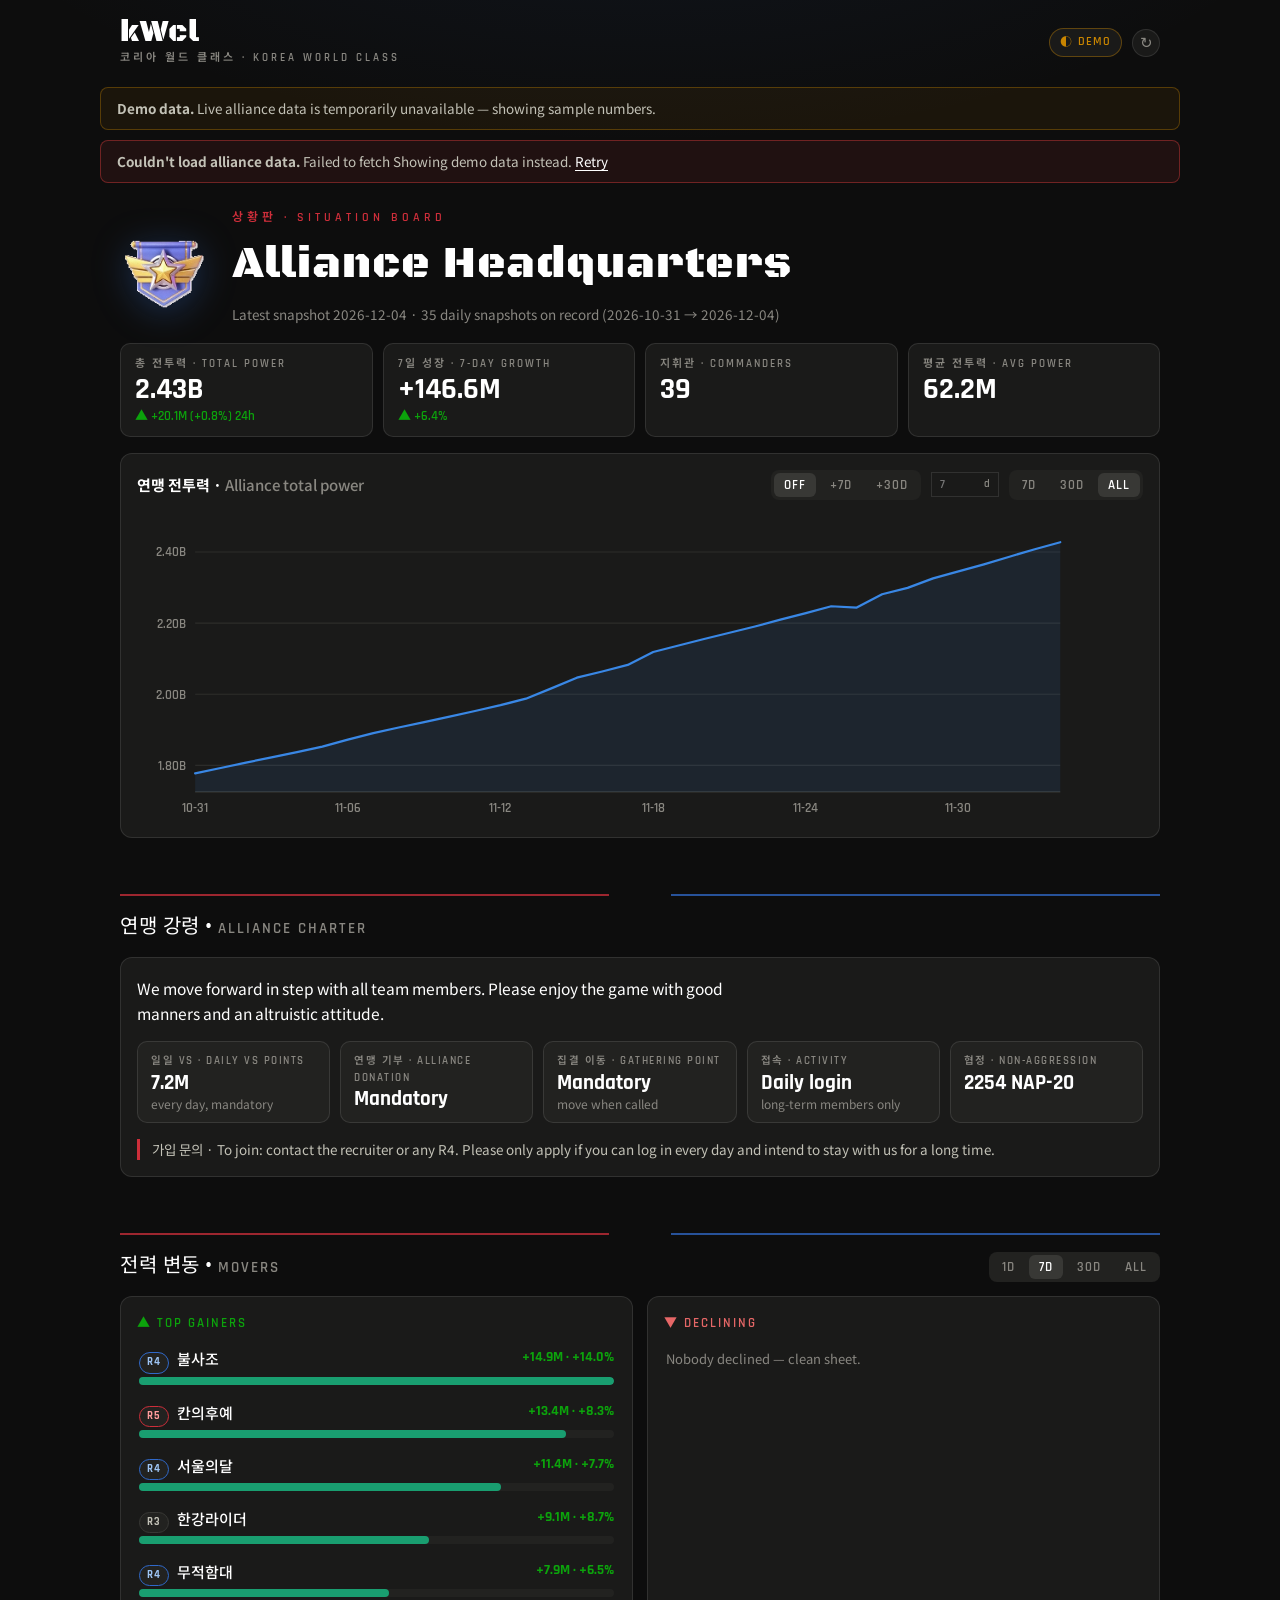
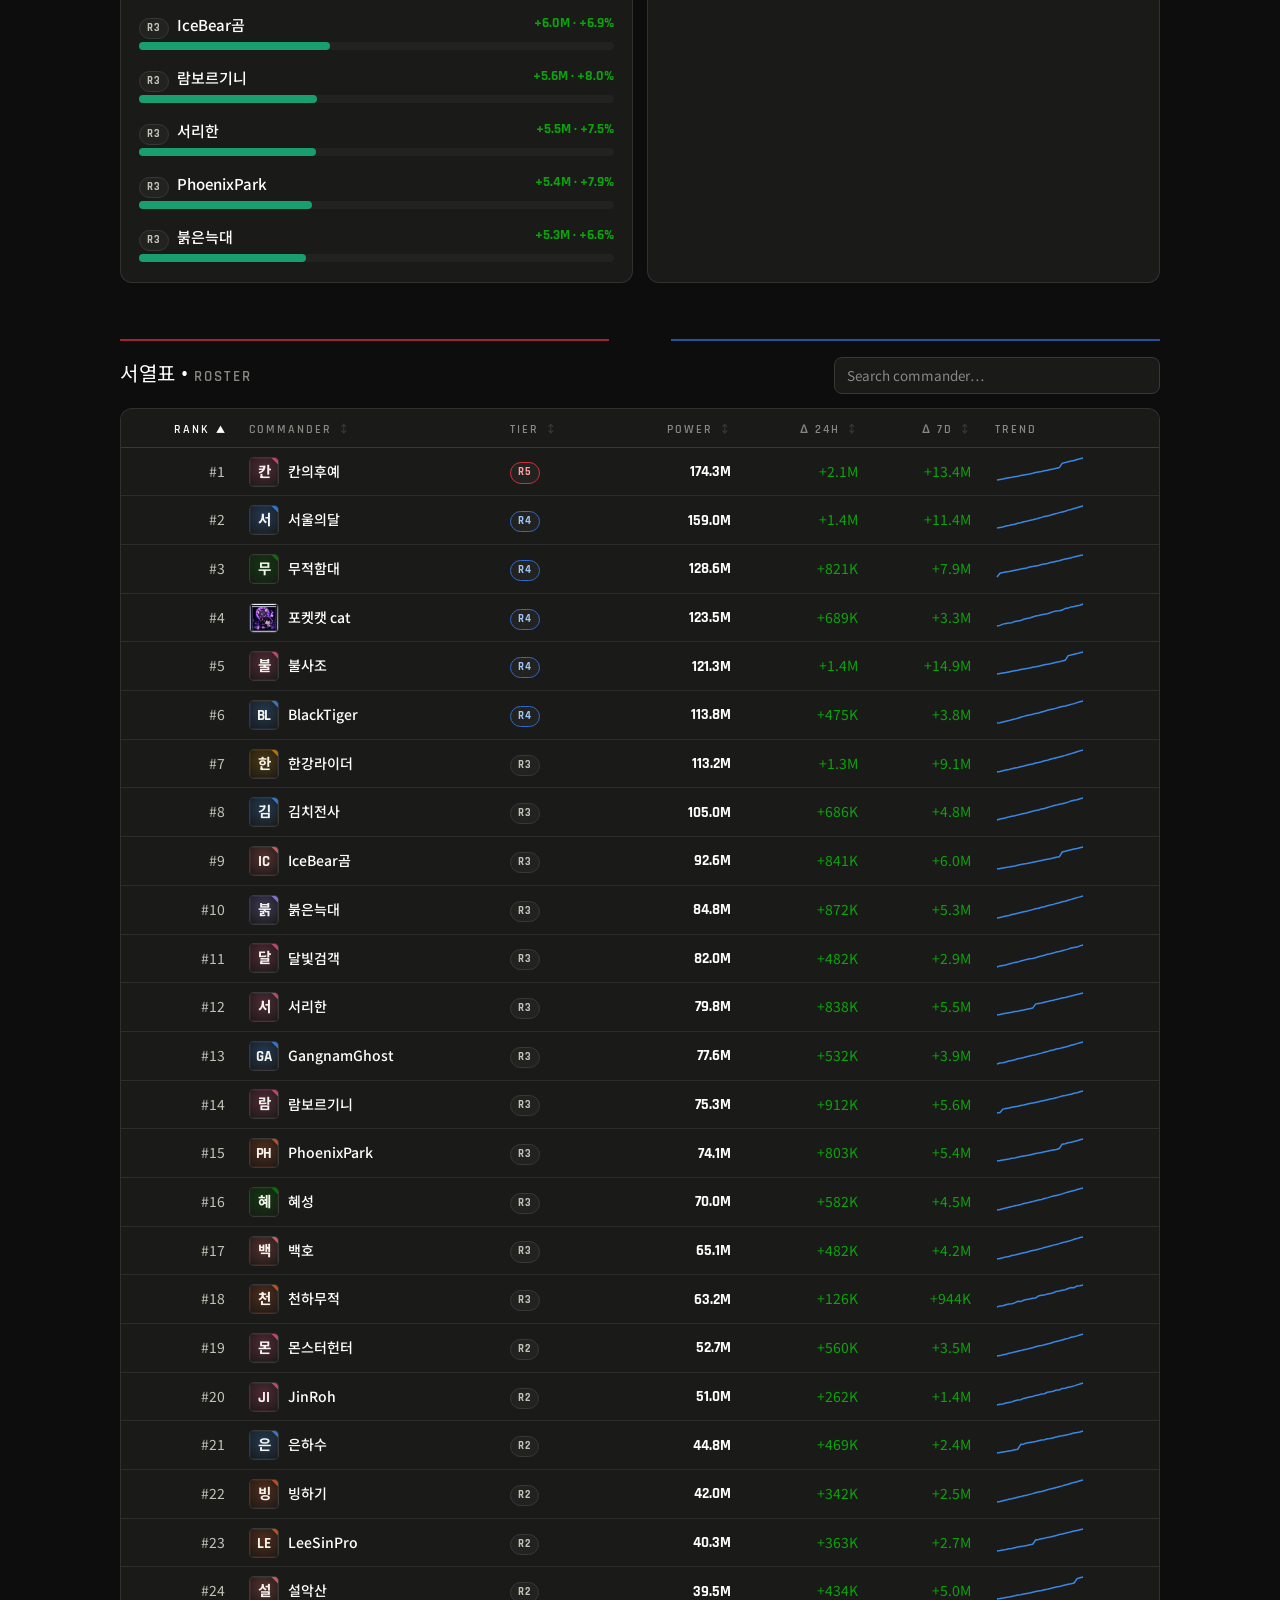
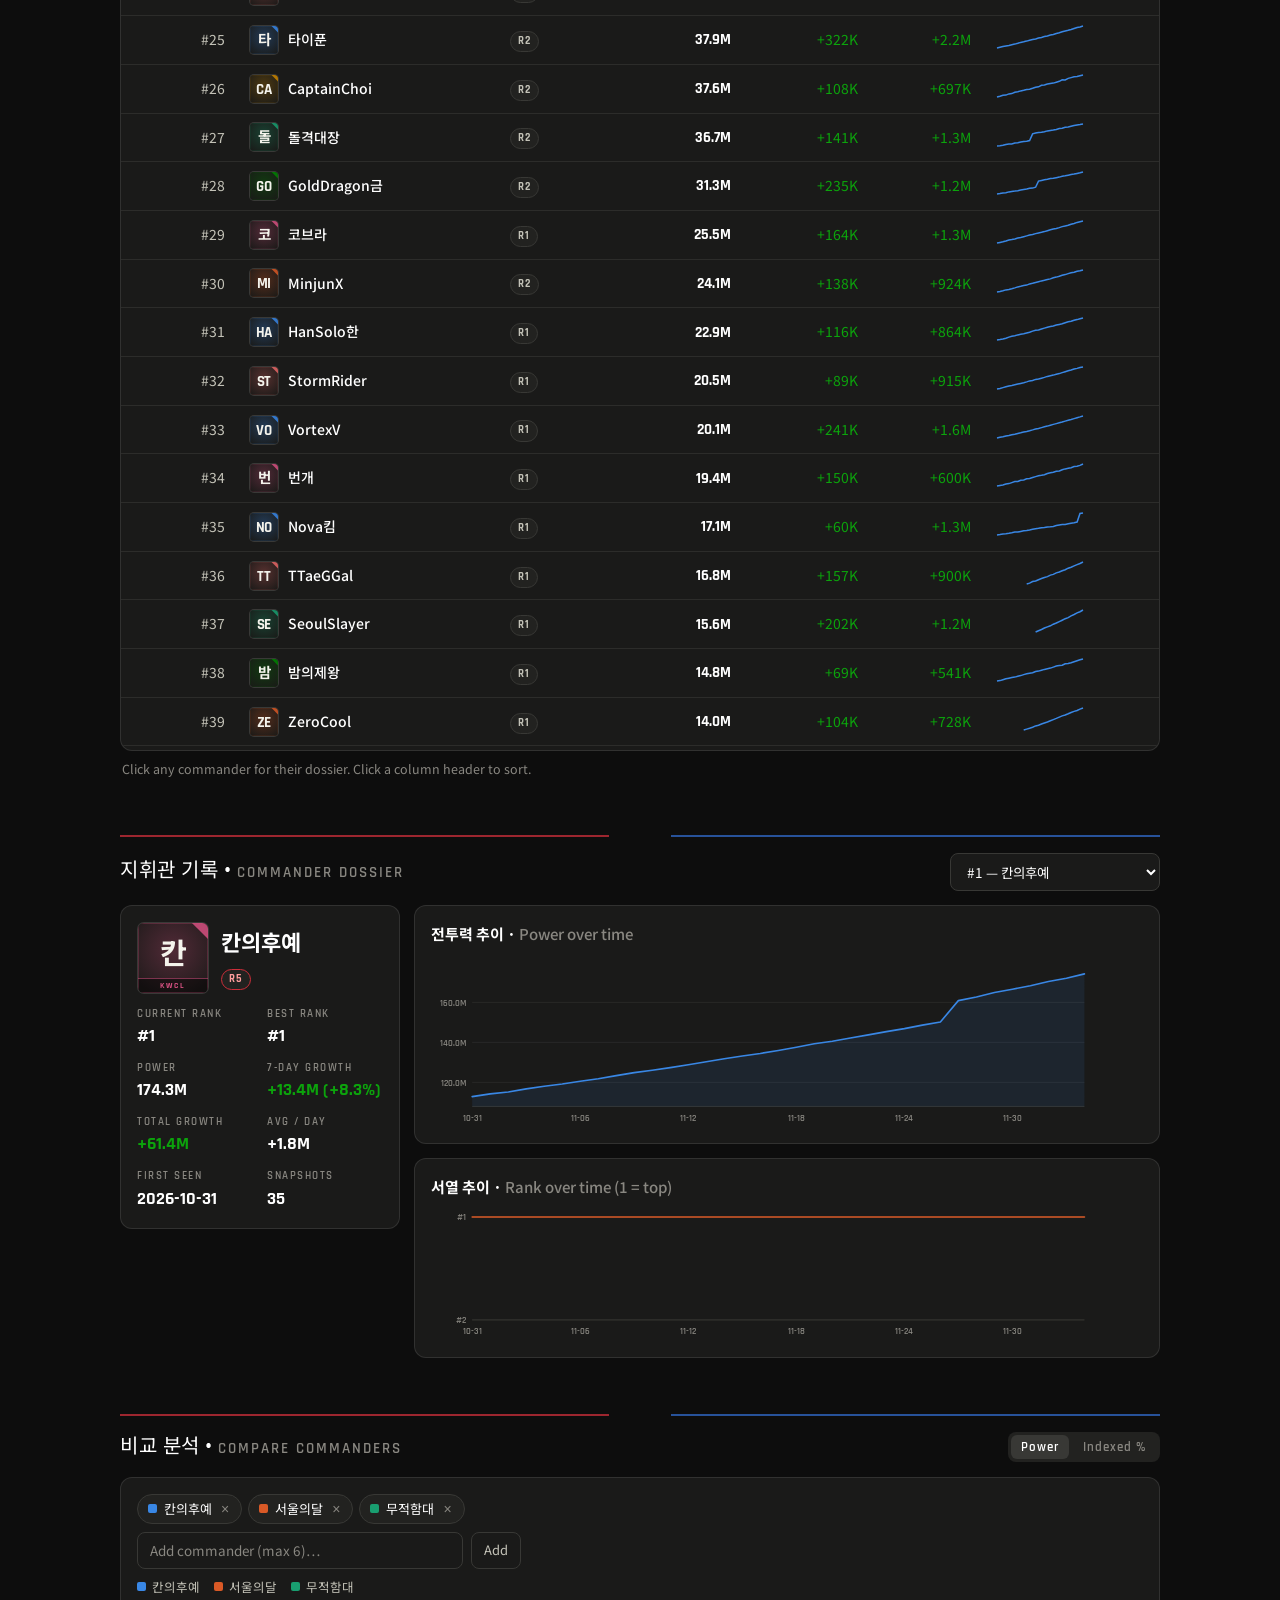
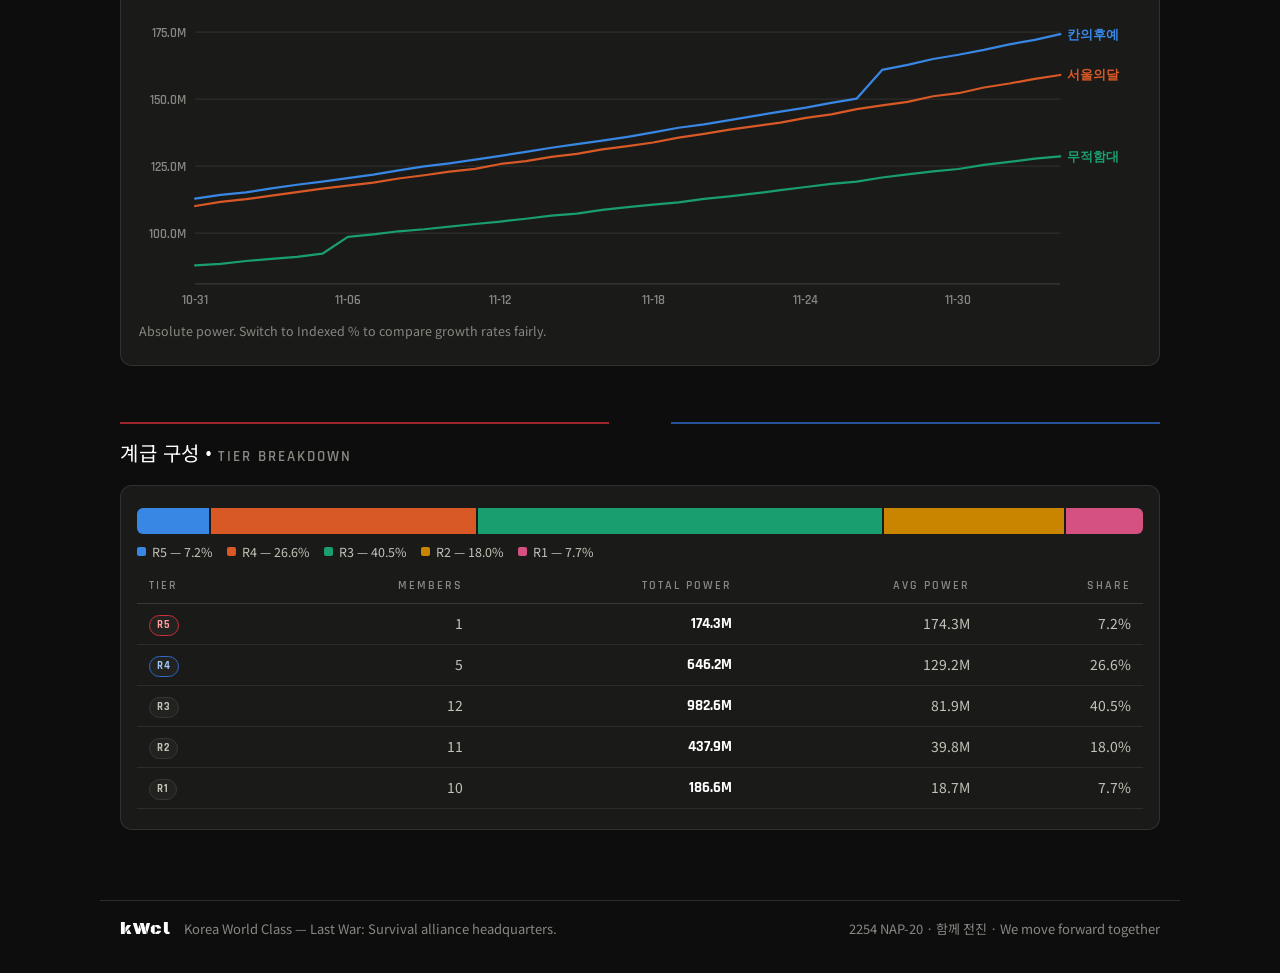
<file: index.html>
<!DOCTYPE html>
<html lang="en">
<head>
<meta charset="UTF-8">
<meta name="viewport" content="width=device-width, initial-scale=1.0">
<title>kWcl — Korea World Class · Alliance HQ</title>
<meta name="description" content="Headquarters of kWcl (Korea World Class), a Last War: Survival alliance. Member power tracking, growth trajectories and comparisons.">
<link rel="icon" id="favicon" href="assets/crest.png">
<link rel="preconnect" href="https://fonts.googleapis.com">
<link rel="preconnect" href="https://fonts.gstatic.com" crossorigin>
<link href="https://fonts.googleapis.com/css2?family=Black+Ops+One&family=Noto+Sans+KR:wght@400;500;700&family=Rajdhani:wght@500;600;700&display=swap" rel="stylesheet">
<link rel="stylesheet" href="styles.css">
</head>
<body>

<header class="topbar">
  <div class="brand">
    <span class="brand-mark" id="brandMark">kWcl</span>
    <span class="brand-sub" id="brandSub"></span>
  </div>
  <div class="topbar-right">
    <span class="data-pill" id="dataPill" title="Data status">…</span>
    <!-- Hidden until app.js confirms this browser can actually do push, so a
         browser that can never subscribe never shows a control that cannot work. -->
    <button class="bell-btn hidden" id="bellBtn" type="button"
            aria-expanded="false" aria-controls="pushPanel"
            title="Notifications" aria-label="Notifications">
      <svg viewBox="0 0 24 24" width="15" height="15" aria-hidden="true" focusable="false">
        <path d="M12 2.6a5.6 5.6 0 0 0-5.6 5.6v3.3L5 14.7h14l-1.4-3.2V8.2A5.6 5.6 0 0 0 12 2.6Z"
              fill="none" stroke="currentColor" stroke-width="1.7" stroke-linejoin="round"/>
        <path d="M10.1 17.4a1.9 1.9 0 0 0 3.8 0" fill="none" stroke="currentColor"
              stroke-width="1.7" stroke-linecap="round"/>
      </svg>
    </button>
    <button class="refresh-btn" id="refreshBtn" type="button"
            title="Refresh data — re-reads every day from the sheet"
            aria-label="Refresh data">↻</button>
  </div>

  <!-- Deliberately two steps: tapping the bell opens this, and only the button
       inside it asks the browser for permission. A misfired prompt that gets
       Blocked can never be re-asked, so the explanation comes first. -->
  <div class="push-panel hidden" id="pushPanel" role="dialog" aria-modal="false"
       aria-labelledby="pushPanelTitle">
    <h3 class="push-panel-title" id="pushPanelTitle">Notifications</h3>
    <p class="push-panel-body" id="pushPanelBody"></p>
    <div class="push-panel-actions" id="pushPanelActions">
      <button class="push-btn push-btn-go" id="pushEnable" type="button">Turn on</button>
      <button class="push-btn" id="pushDismiss" type="button">Not now</button>
    </div>
  </div>
</header>

<div class="banner hidden" id="demoBanner">
  <strong>Demo data.</strong> Live alliance data is temporarily unavailable — showing sample numbers.
</div>

<div class="banner banner-error hidden" id="errorBanner"></div>

<!-- One-tap alert markers, built from config.alerts. Above <main> on purpose:
     they are time-critical and short lived, so they must not be something you
     scroll to find. Several can be live at once. -->
<div class="alerts" id="alertBar" role="status" aria-live="polite"></div>

<main id="app" aria-busy="true">

  <!-- HERO / SITUATION BOARD -->
  <section class="hero" id="hero">
    <div class="hero-head">
      <img class="crest hidden" id="crestImg" src="" alt="Alliance crest" width="92" height="87">
      <div>
        <p class="eyebrow" id="heroEyebrow">Situation board</p>
        <h1 class="hero-title" id="heroTitle">Alliance Headquarters</h1>
        <p class="hero-note" id="heroNote">Loading snapshots…</p>
      </div>
    </div>

    <div class="stat-row" id="heroStats"></div>

    <div class="panel">
      <div class="panel-head">
        <h2 id="allianceChartTitle">Alliance total power</h2>
        <div class="head-controls">
          <div class="seg-tabs" id="allianceProject" role="tablist" aria-label="Projection"></div>
          <label class="proj-custom hidden" id="projCustom">
            <input type="number" id="projDaysInput" min="1" step="1"
                   inputmode="numeric" aria-label="Days to project">
            <span>d</span>
          </label>
          <div class="seg-tabs" id="allianceRange" role="tablist" aria-label="Time range"></div>
        </div>
      </div>
      <div class="chart" id="allianceChart"></div>
      <p class="proj-note hidden" id="projNote"></p>
    </div>
  </section>

  <!-- SHOUTOUTS (from the Shoutouts sheet; hidden when nothing is active) -->
  <section class="section hidden" id="shoutouts">
    <div class="section-head">
      <h2 class="section-title" id="shoutoutsTitle">Shoutouts</h2>
    </div>
    <div class="callout-list" id="shoutoutList"></div>
  </section>

  <!-- CHARTER (built from config; hidden when config.charter is null) -->
  <section class="section hidden" id="charter">
    <div class="section-head">
      <h2 class="section-title" id="charterTitle">Alliance charter</h2>
    </div>
    <div class="panel charter" id="charterBody"></div>
  </section>

  <!-- NEW ARRIVALS (auto-detected; hidden on any day nobody joined) -->
  <section class="section hidden" id="newcomers">
    <div class="section-head">
      <h2 class="section-title" id="newcomersTitle">New arrivals</h2>
    </div>
    <div class="panel welcome">
      <p class="welcome-note" id="welcomeNote"></p>
      <div class="welcome-list" id="welcomeList"></div>
    </div>
  </section>

  <!-- HALL OF FAME (from the Hall of Fame sheet; hidden when it has no rows) -->
  <section class="section hidden" id="hallOfFame">
    <div class="section-head">
      <h2 class="section-title" id="hofTitle">Hall of fame</h2>
      <div class="hof-nav hidden" id="hofNav">
        <button type="button" id="hofPrev" aria-label="Previous winners">‹</button>
        <button type="button" id="hofNext" aria-label="Later winners">›</button>
      </div>
    </div>
    <div class="hof-wrap">
      <div class="hof-featured" id="hofFeatured"></div>
      <div class="hof-track" id="hofTrack" tabindex="0" role="list" aria-label="Earlier MVPs"></div>
    </div>
  </section>

  <!-- MOVERS -->
  <section class="section" id="movers">
    <div class="section-head">
      <h2 class="section-title" id="moversTitle">Movers</h2>
      <div class="seg-tabs" id="moversRange" role="tablist" aria-label="Movers window"></div>
    </div>
    <div class="movers-grid">
      <div class="panel">
        <h3 class="panel-label up" id="gainersLabel">▲ Top gainers</h3>
        <div id="gainersList" class="bar-list"></div>
      </div>
      <div class="panel">
        <h3 class="panel-label down" id="losersLabel">▼ Declining</h3>
        <div id="losersList" class="bar-list"></div>
      </div>
    </div>
  </section>

  <!-- LEADERBOARD -->
  <section class="section" id="leaderboard">
    <div class="section-head">
      <h2 class="section-title" id="rosterTitle">Roster</h2>
      <input type="search" id="rosterSearch" class="search" placeholder="Search commander…" aria-label="Search commander">
    </div>
    <div class="table-wrap panel">
      <table class="roster" id="rosterTable">
        <thead>
          <tr>
            <th class="num" data-str="thRank" data-sort="rank" tabindex="0" aria-sort="ascending">Rank</th>
            <th data-str="thCommander" data-sort="commander" tabindex="0">Commander</th>
            <th data-str="thTier" data-sort="tier" tabindex="0">Tier</th>
            <th class="num" data-str="thPower" data-sort="power" tabindex="0">Power</th>
            <th class="num" data-str="th24h" data-sort="d1" tabindex="0">Δ 24h</th>
            <th class="num" data-str="th7d" data-sort="d7" tabindex="0">Δ 7d</th>
            <th data-str="thTrend">Trend</th>
          </tr>
        </thead>
        <tbody></tbody>
      </table>
    </div>
    <p class="hint" id="rosterHint">Click any commander for their dossier.</p>
  </section>

  <!-- COMMANDER DOSSIER -->
  <section class="section" id="dossier">
    <div class="section-head">
      <h2 class="section-title" id="dossierTitle">Commander dossier</h2>
      <select id="dossierSelect" class="select" aria-label="Choose commander"></select>
    </div>
    <div id="dossierBody"></div>
  </section>

  <!-- COMPARE -->
  <section class="section" id="compare">
    <div class="section-head">
      <h2 class="section-title" id="compareTitle">Compare commanders</h2>
      <div class="seg-tabs" id="compareMode" role="tablist" aria-label="Compare mode"></div>
    </div>
    <div class="panel">
      <div class="compare-picker">
        <div class="chips" id="compareChips"></div>
        <div class="picker-row">
          <input type="search" id="compareSearch" class="search" placeholder="Add commander (max 6)…" aria-label="Add commander to comparison" list="memberList">
          <datalist id="memberList"></datalist>
          <button class="btn-ghost" id="compareAdd">Add</button>
        </div>
      </div>
      <div class="legend" id="compareLegend"></div>
      <div class="chart" id="compareChart"></div>
      <p class="hint" id="compareHint"></p>
    </div>
  </section>

  <!-- TIERS -->
  <section class="section" id="tiers">
    <div class="section-head">
      <h2 class="section-title" id="tiersTitle">Tier breakdown</h2>
    </div>
    <div class="panel">
      <div class="tier-bar" id="tierBar" role="img" aria-label="Share of alliance power by tier"></div>
      <div class="legend" id="tierLegend"></div>
      <div class="table-wrap">
        <table class="roster tier-table" id="tierTable">
          <thead>
            <tr>
              <th data-str="thTier">Tier</th>
              <th class="num" data-str="thMembers">Members</th>
              <th class="num" data-str="thTotalPower">Total power</th>
              <th class="num" data-str="thAvgPower">Avg power</th>
              <th class="num" data-str="thShare">Share</th>
            </tr>
          </thead>
          <tbody></tbody>
        </table>
      </div>
    </div>
  </section>

</main>

<footer class="footer">
  <div>
    <span class="brand-mark small" id="footerBrand">kWcl</span>
    <span class="footer-sub" id="footerTagline"></span>
  </div>
  <div class="footer-links">
    <span id="footerMotto"></span>
  </div>
</footer>

<!-- SETTINGS DIALOG -->
<dialog id="settingsDialog" class="settings">
  <form method="dialog">
    <h2>Data source</h2>
    <p class="settings-note">
      Paste the Google Apps Script <strong>Web app URL</strong> (looks like
      <code>https://script.google.com/macros/s/…/exec</code>). It's saved in this
      browser only. Until then the page shows demo data.
    </p>
    <label class="field">
      <span>API URL</span>
      <input type="url" id="apiInput" placeholder="https://script.google.com/macros/s/DEPLOY_ID/exec" spellcheck="false">
    </label>
    <p class="settings-status" id="settingsStatus"></p>
    <div class="settings-actions">
      <button type="button" class="btn-primary" id="testSaveBtn">Test & save</button>
      <button type="button" class="btn-ghost" id="useDemoBtn">Use demo data</button>
      <button value="cancel" class="btn-ghost">Close</button>
    </div>
  </form>
</dialog>

<div class="chart-tip hidden" id="chartTip" role="status"></div>

<script src="config.js"></script>
<script src="app.js"></script>
</body>
</html>
</file>
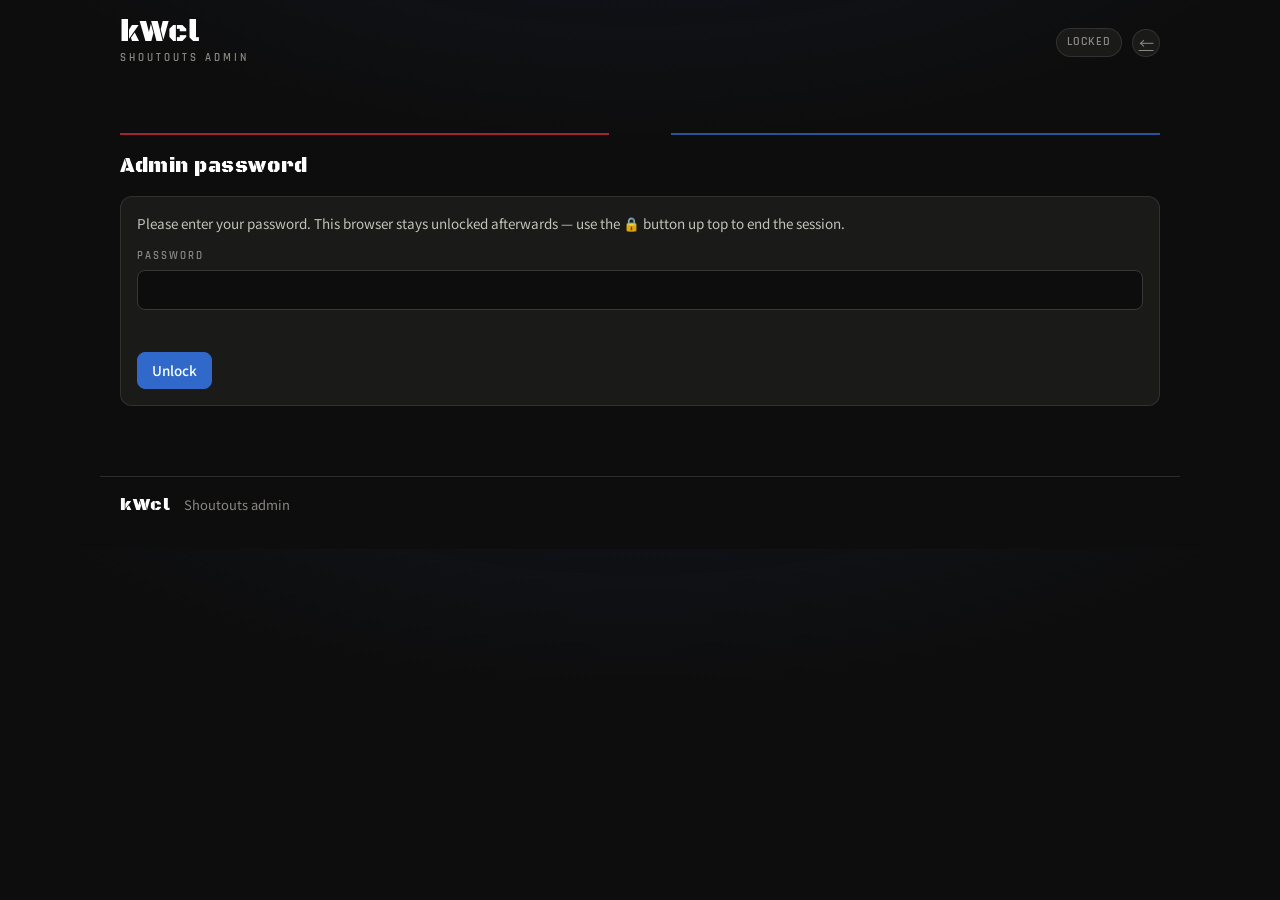
<file: admin.html>
<!DOCTYPE html>
<html lang="en">
<head>
<meta charset="UTF-8">
<meta name="viewport" content="width=device-width, initial-scale=1.0">
<meta name="robots" content="noindex, nofollow">
<title>kWcl — Shoutouts admin</title>
<link rel="icon" id="favicon" href="assets/crest.png">
<link rel="preconnect" href="https://fonts.googleapis.com">
<link rel="preconnect" href="https://fonts.gstatic.com" crossorigin>
<link href="https://fonts.googleapis.com/css2?family=Black+Ops+One&family=Noto+Sans+KR:wght@400;500;700&family=Rajdhani:wght@500;600;700&display=swap" rel="stylesheet">
<link rel="stylesheet" href="styles.css">
</head>
<body>

<header class="topbar">
  <div class="brand">
    <span class="brand-mark" id="brandMark">kWcl</span>
    <span class="brand-sub">Shoutouts admin</span>
  </div>
  <div class="topbar-right">
    <span class="data-pill" id="dataPill" title="Admin status">LOCKED</span>
    <!-- The way out of a session that now survives closing the tab. Hidden
         while locked, because there is nothing to end. -->
    <button type="button" class="refresh-btn hidden" id="lockBtn"
            title="Lock this admin session" aria-label="Lock this admin session">🔒</button>
    <a class="refresh-btn" href="index.html" title="Back to the site" aria-label="Back to the site">←</a>
  </div>
</header>

<div class="banner banner-error hidden" id="errorBanner"></div>

<main id="app">

  <!-- LOCK SCREEN -->
  <section class="section" id="lockSection">
    <div class="section-head">
      <h2 class="section-title">Admin password</h2>
    </div>
    <div class="panel">
      <p class="settings-note">Please enter your password. This browser stays
        unlocked afterwards — use the 🔒 button up top to end the session.</p>
      <label class="field">
        <span>Password</span>
        <input type="password" id="pwInput" autocomplete="current-password" spellcheck="false">
      </label>
      <p class="settings-status" id="lockStatus"></p>
      <div class="settings-actions">
        <button type="button" class="btn-primary" id="unlockBtn">Unlock</button>
      </div>
    </div>
  </section>

  <!-- ONE-TAP ALERTS — built from config.alerts, no composing. Above the
       composer because these are the time-critical ones: they are only worth
       announcing while they are still open. -->
  <section class="section hidden" id="alertSection">
    <div class="section-head">
      <h2 class="section-title">Quick alerts</h2>
    </div>
    <div class="panel">
      <div class="alert-panel" id="alertPanel"></div>

      <!-- Type a line, send it to everyone. The composer below is the
           considered path; this is the "say it now" one. -->
      <div class="quick-say hidden" id="quickSay">
        <input type="text" id="quickSayInput" spellcheck="true" autocomplete="off"
               placeholder="Say something to the whole alliance…">
        <button type="button" class="btn-alert" id="quickSayBtn">Announce</button>
        <span class="alert-hint" id="quickSayHint"></span>
      </div>

      <p class="settings-status" id="alertStatus"></p>
    </div>
  </section>

  <!-- COMPOSER -->
  <section class="section hidden" id="composeSection">
    <div class="section-head">
      <h2 class="section-title">Post a callout</h2>
      <div class="seg-tabs" id="typeTabs" role="tablist" aria-label="Callout type"></div>
    </div>

    <div class="panel">
      <label class="field">
        <span>Template</span>
        <select id="templateSelect" class="select"></select>
      </label>

      <div class="field" id="commanderField">
        <span>Commanders</span>
        <div class="chips" id="commanderChips"></div>
        <div class="picker-row">
          <input type="search" id="commanderInput" spellcheck="false" autocomplete="off"
                 placeholder="Filter the roster, or type a name that isn't on it…">
          <button type="button" class="btn-ghost" id="commanderAdd">Add</button>
        </div>
        <p class="hint" id="commanderHint">Click anyone below, or type a name that isn't on the roster.</p>
        <div class="roster-grid" id="rosterGrid"></div>
      </div>

      <label class="field" id="badgeField">
        <span>Badge <em>(optional)</em></span>
        <select id="badgeSelect" class="select"></select>
      </label>

      <label class="field">
        <span>Message</span>
        <textarea id="messageInput" rows="4" spellcheck="true"
                  placeholder="What should the alliance see?"></textarea>
      </label>

      <div class="admin-row">
        <label class="field">
          <span>Show for</span>
          <select id="durationSelect" class="select">
            <option value="6">6 hours</option>
            <option value="24" selected>24 hours</option>
            <option value="72">3 days</option>
            <option value="168">1 week</option>
            <option value="0">Until removed</option>
          </select>
        </label>
        <label class="field">
          <span>Posted by <em>(optional)</em></span>
          <input type="text" id="authorInput" spellcheck="false" placeholder="Your name">
        </label>
      </div>

      <h3 class="panel-label">Preview</h3>
      <div class="callout-list" id="previewList"></div>

      <p class="settings-status" id="postStatus"></p>

      <!-- Off by default on purpose: pushing every routine announcement is the
           fastest way to get the alliance to block the site. But it sits right
           against the Post button, and the button restates the choice, because
           this control was first placed above the preview and was simply not
           seen — a callout went out with nobody notified. -->
      <label class="notify-row">
        <input type="checkbox" id="notifyCheck">
        <span>
          Also send a phone notification
          <em class="notify-count" id="notifyCount"></em>
        </span>
      </label>

      <div class="settings-actions">
        <button type="button" class="btn-primary" id="postBtn">Post callout</button>
        <button type="button" class="btn-ghost" id="clearBtn">Clear</button>
        <!-- Appears only when a post succeeded but its notification did not, so
             a lost send is one click to retry instead of a repost. -->
        <button type="button" class="btn-ghost hidden" id="retryNotifyBtn">Retry notification</button>
      </div>
    </div>
  </section>

  <!-- CURRENTLY SHOWING -->
  <section class="section hidden" id="activeSection">
    <div class="section-head">
      <h2 class="section-title">Currently showing</h2>
      <button type="button" class="btn-ghost" id="reloadBtn">Reload</button>
    </div>
    <div class="panel">
      <div class="callout-list" id="activeList"></div>
      <p class="hint" id="activeHint"></p>
    </div>
  </section>

</main>

<footer class="footer">
  <div><span class="brand-mark small">kWcl</span>
  <span class="footer-sub">Shoutouts admin</span></div>
</footer>

<script src="config.js"></script>
<script src="admin.js"></script>
</body>
</html>
</file>
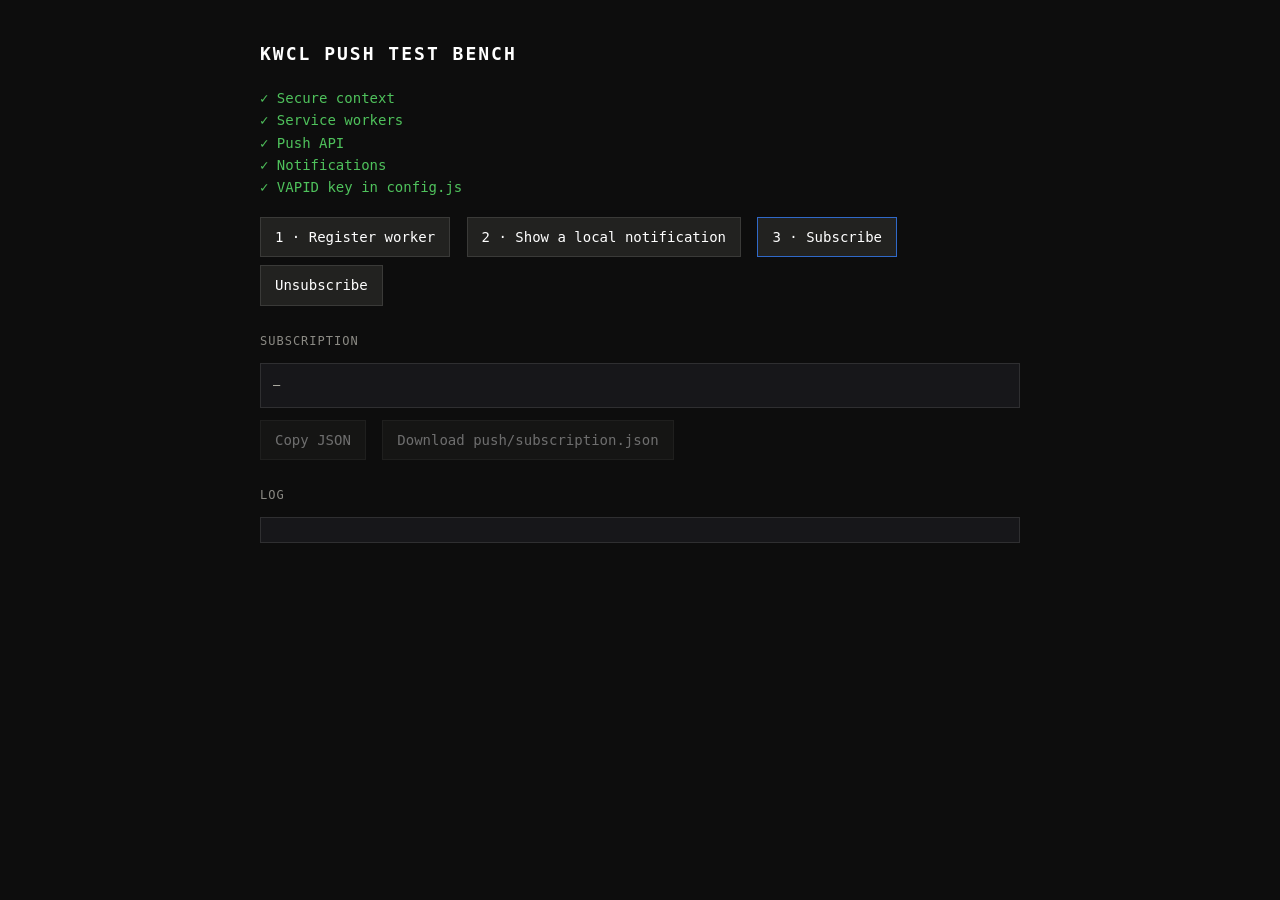
<file: push/subscribe-test.html>
<!DOCTYPE html>
<html lang="en">
<head>
<meta charset="UTF-8">
<meta name="viewport" content="width=device-width, initial-scale=1.0">
<title>kWcl — push test bench</title>
<!--
  A deliberately ugly, deliberately minimal page for proving push works.

  This is NOT the bell that ships on the site — that lives in the Shoutouts
  header and looks like the rest of the HQ. This exists so that when something
  fails, there is nothing else in the frame that could have caused it.

  Serve the REPO ROOT over http://localhost (a secure context, which service
  workers require — file:// will not work):

      python3 -m http.server 8080
      open http://localhost:8080/push/subscribe-test.html
-->
<style>
  body { font: 14px/1.6 ui-monospace, Menlo, monospace; max-width: 760px;
         margin: 40px auto; padding: 0 20px; background: #0d0d0d; color: #c3c2b7; }
  h1 { font-size: 18px; color: #fff; letter-spacing: 2px; text-transform: uppercase; }
  button { font: inherit; padding: 8px 14px; margin: 0 8px 8px 0; cursor: pointer;
           background: #222220; color: #fff; border: 1px solid #3a3a38; }
  button:disabled { opacity: .4; cursor: default; }
  button.go { border-color: #3069c9; }
  pre { background: #17171a; border: 1px solid #2f2f31; padding: 12px;
        white-space: pre-wrap; word-break: break-all; font-size: 12px; }
  .row { margin: 18px 0; }
  .ok { color: #4fc25c; } .bad { color: #ef6a6a; } .warn { color: #d9a12a; }
  label { display: block; margin-bottom: 4px; color: #8b8a84; font-size: 12px;
          letter-spacing: 1px; text-transform: uppercase; }
  input { font: inherit; padding: 7px; width: 100%; background: #17171a;
          color: #fff; border: 1px solid #2f2f31; }
</style>
</head>
<body>

<h1>kWcl push test bench</h1>

<div class="row" id="support"></div>

<div class="row">
  <button id="reg">1 · Register worker</button>
  <button id="local">2 · Show a local notification</button>
  <button id="sub" class="go">3 · Subscribe</button>
  <button id="unsub">Unsubscribe</button>
</div>

<div class="row">
  <label>Subscription</label>
  <pre id="out">—</pre>
  <button id="copy" disabled>Copy JSON</button>
  <button id="save" disabled>Download push/subscription.json</button>
</div>

<div class="row">
  <label>Log</label>
  <pre id="log"></pre>
</div>

<script src="../config.js"></script>
<script>
const $ = (id) => document.getElementById(id);
const log = (msg, cls = "") => {
  const line = document.createElement("div");
  if (cls) line.className = cls;
  line.textContent = new Date().toTimeString().slice(0, 8) + "  " + msg;
  $("log").appendChild(line);
};

const CFG = window.ALLIANCE_CONFIG || {};
const PUBLIC_KEY = (CFG.push && CFG.push.publicKey) || "";

/* ---- support report: say exactly which piece is missing, not "unsupported" */
(function report() {
  const bits = [
    ["Secure context", window.isSecureContext],
    ["Service workers", "serviceWorker" in navigator],
    ["Push API", "PushManager" in window],
    ["Notifications", "Notification" in window],
    ["VAPID key in config.js", !!PUBLIC_KEY],
  ];
  $("support").innerHTML = bits
    .map(([name, ok]) => `<span class="${ok ? "ok" : "bad"}">${ok ? "✓" : "✗"} ${name}</span>`)
    .join("<br>");

  if (!("Notification" in window) && /iPhone|iPad/.test(navigator.userAgent)) {
    $("support").innerHTML +=
      `<br><span class="warn">iOS: add this page to your Home Screen first — ` +
      `Safari only allows push from an installed PWA.</span>`;
  }
})();

function b64urlToBytes(s) {
  const pad = "=".repeat((4 - (s.length % 4)) % 4);
  const bin = atob((s + pad).replace(/-/g, "+").replace(/_/g, "/"));
  return Uint8Array.from(bin, (c) => c.charCodeAt(0));
}

let reg = null;

$("reg").onclick = async () => {
  try {
    // "../sw.js" puts the script at the served root, so its scope is "/" —
    // which is what lets it control this page in /push/.
    reg = await navigator.serviceWorker.register("../sw.js");
    await navigator.serviceWorker.ready;
    log("worker registered, scope " + reg.scope, "ok");
  } catch (err) {
    log("register failed: " + err.message, "bad");
  }
};

/* Proves the worker can DISPLAY a notification, with no server, no keys and
   no network in the picture. If this fails, nothing downstream can work — and
   if it succeeds but a real push does not, the problem is delivery, not the
   worker. Worth a button of its own. */
$("local").onclick = async () => {
  if (!reg) return log("register the worker first", "warn");
  const perm = await Notification.requestPermission();
  log("permission: " + perm, perm === "granted" ? "ok" : "bad");
  if (perm !== "granted") return;
  await reg.showNotification("kWcl — local test", {
    body: "Shown by the service worker. No server involved.",
    icon: "../assets/crest.png",
    tag: "kwcl-local",
  });
  log("local notification shown", "ok");
};

$("sub").onclick = async () => {
  if (!reg) return log("register the worker first", "warn");
  if (!PUBLIC_KEY) return log("no VAPID public key in config.js", "bad");

  const perm = await Notification.requestPermission();
  if (perm !== "granted") {
    return log("permission " + perm + " — a blocked site cannot be re-prompted, " +
               "you have to clear it in site settings", "bad");
  }

  try {
    const sub = await reg.pushManager.subscribe({
      userVisibleOnly: true,
      applicationServerKey: b64urlToBytes(PUBLIC_KEY),
    });

    // Give the worker what it needs to re-register itself after a rotation.
    navigator.serviceWorker.controller?.postMessage({
      type: "config",
      apiUrl: CFG.apiUrl || "",
      publicKey: PUBLIC_KEY,
    });

    const json = JSON.stringify(sub.toJSON(), null, 2);
    $("out").textContent = json;
    $("copy").disabled = false;
    $("save").disabled = false;
    log("subscribed via " + new URL(sub.endpoint).host, "ok");
  } catch (err) {
    log("subscribe failed: " + err.message, "bad");
  }
};

$("unsub").onclick = async () => {
  if (!reg) return log("register the worker first", "warn");
  const sub = await reg.pushManager.getSubscription();
  if (!sub) return log("not subscribed", "warn");
  await sub.unsubscribe();
  $("out").textContent = "—";
  log("unsubscribed", "ok");
};

$("copy").onclick = async () => {
  await navigator.clipboard.writeText($("out").textContent);
  log("copied", "ok");
};

$("save").onclick = () => {
  const blob = new Blob([$("out").textContent], { type: "application/json" });
  const a = document.createElement("a");
  a.href = URL.createObjectURL(blob);
  a.download = "subscription.json";
  a.click();
  log("downloaded — move it to push/subscription.json", "ok");
};
</script>
</body>
</html>
</file>
<file: styles.css>
/* ============ kWcl HQ — war-room situation board ============ */
/* Dark-only by design: a command-center wall, not a document.  */

:root {
  color-scheme: dark;

  /* surfaces & ink (dataviz reference, dark mode) */
  --page:        #0d0d0d;
  --surface:     #1a1a19;
  --surface-2:   #222220;
  --ink:         #ffffff;
  --ink-2:       #c3c2b7;
  --ink-mute:    #898781;
  --grid:        #2c2c2a;
  --baseline:    #383835;
  --ring:        rgba(255,255,255,0.10);

  /* taegeuk brand chrome (never used as chart series) */
  --taegeuk-red:  #cd2e3a;
  --taegeuk-blue: #3069c9;

  /* validated dark categorical series */
  --s1: #3987e5; --s2: #d95926; --s3: #199e70; --s4: #c98500;
  --s5: #d55181; --s6: #008300; --s7: #9085e9; --s8: #e66767;

  /* status */
  --good:     #0ca30c;
  --critical: #d03b3b;

  --font-body: "Noto Sans KR", system-ui, -apple-system, "Segoe UI", sans-serif;
  --font-num:  "Rajdhani", "Noto Sans KR", system-ui, sans-serif;
  --font-stencil: "Black Ops One", "Noto Sans KR", system-ui, sans-serif;

  --maxw: 1080px;
}

* { box-sizing: border-box; }
html { scroll-behavior: smooth; }
@media (prefers-reduced-motion: reduce) {
  html { scroll-behavior: auto; }
  *, *::before, *::after { animation: none !important; transition: none !important; }
}

body {
  margin: 0;
  background:
    radial-gradient(1100px 500px at 50% -180px, rgba(48,105,201,0.10), transparent 65%),
    var(--page);
  color: var(--ink-2);
  font-family: var(--font-body);
  font-size: 15px;
  line-height: 1.55;
}

a { color: var(--ink-2); }
a:hover { color: var(--ink); }

:focus-visible {
  outline: 2px solid var(--taegeuk-blue);
  outline-offset: 2px;
  border-radius: 4px;
}

.hidden { display: none !important; }

/* ---------- topbar ---------- */
.topbar {
  display: flex; align-items: center; justify-content: space-between; gap: 12px;
  max-width: var(--maxw); margin: 0 auto; padding: 18px 20px 10px;
}
.brand { display: flex; flex-direction: column; gap: 2px; }
.brand-mark {
  font-family: var(--font-stencil);
  font-size: 30px; line-height: 1; color: var(--ink); letter-spacing: 1px;
}
.brand-mark.small { font-size: 18px; }
.brand-sub {
  font-family: var(--font-num); font-weight: 600; font-size: 11px;
  letter-spacing: 3px; color: var(--ink-mute); text-transform: uppercase;
}
.topbar-right { display: flex; align-items: center; gap: 10px; }

.data-pill {
  display: inline-flex; align-items: center; gap: 5px; white-space: nowrap;
  font-family: var(--font-num); font-weight: 600; font-size: 12px; letter-spacing: 1px;
  padding: 4px 10px; border-radius: 999px; border: 1px solid var(--ring);
  color: var(--ink-mute); background: var(--surface);
}
.data-pill-dot { line-height: 1; }
.data-pill.live  { color: var(--good);  border-color: rgba(12,163,12,0.4); }
.data-pill.demo  { color: var(--s4);    border-color: rgba(201,133,0,0.4); }
.data-pill.cached { color: var(--ink-mute); border-color: var(--baseline); }

.refresh-btn {
  display: inline-flex; align-items: center; justify-content: center;
  width: 28px; height: 28px; padding: 0; font-size: 15px; line-height: 1;
  border-radius: 999px; border: 1px solid var(--ring);
  color: var(--ink-mute); background: var(--surface);
  cursor: pointer; transition: color .15s, border-color .15s;
}
.refresh-btn:hover  { color: var(--ink); border-color: var(--ink-mute); }
.refresh-btn:focus-visible { outline: 2px solid var(--s2); outline-offset: 2px; }
.refresh-btn.spinning { animation: refresh-spin .7s linear infinite; }
@keyframes refresh-spin { to { transform: rotate(360deg); } }

/* ---------- banners ---------- */
.banner {
  max-width: var(--maxw); margin: 10px auto 0; padding: 10px 16px;
  border: 1px solid rgba(201,133,0,0.35); border-radius: 8px;
  background: rgba(201,133,0,0.08); color: var(--ink-2); font-size: 13.5px;
}
.banner-error {
  border-color: rgba(208,59,59,0.45); background: rgba(208,59,59,0.10);
}
.link-btn {
  background: none; border: none; padding: 0; font: inherit; cursor: pointer;
  color: var(--ink); text-decoration: underline; text-underline-offset: 3px;
}

/* ---------- layout ---------- */
main { max-width: var(--maxw); margin: 0 auto; padding: 0 20px 40px; }

.section { margin-top: 56px; }

/* taegeuk split rule: red west, blue east, meeting at a center gap */
.section-head, .hero { position: relative; }
.section-head {
  display: flex; align-items: center; justify-content: space-between; gap: 14px;
  flex-wrap: wrap; padding-top: 18px; margin-bottom: 14px;
}
.section-head::before {
  content: ""; position: absolute; top: 0; left: 0; right: 0; height: 2px;
  background: linear-gradient(to right,
    var(--taegeuk-red) 0%, var(--taegeuk-red) 47%,
    transparent 47%, transparent 53%,
    var(--taegeuk-blue) 53%, var(--taegeuk-blue) 100%);
  opacity: 0.75;
}

.section-title {
  margin: 0; font-family: var(--font-stencil); font-weight: 400;
  font-size: 20px; color: var(--ink); letter-spacing: 0.5px;
}
.section-title span { font-family: var(--font-num); font-weight: 600; font-size: 15px; color: var(--ink-mute); letter-spacing: 2px; text-transform: uppercase; }

.hero-head { display: flex; align-items: center; gap: 20px; }
.crest {
  width: 92px; height: auto; flex: none; margin-top: 18px;
  image-rendering: -webkit-optimize-contrast;
  filter: drop-shadow(0 6px 18px rgba(48,105,201,0.35));
}
@media (max-width: 640px) { .crest { width: 68px; } .hero-head { gap: 14px; } }

.eyebrow {
  font-family: var(--font-num); font-weight: 600; font-size: 12px;
  letter-spacing: 4px; text-transform: uppercase; color: var(--taegeuk-red);
  margin: 26px 0 4px;
}
.hero-title {
  margin: 0 0 4px; font-family: var(--font-stencil); font-weight: 400;
  font-size: clamp(28px, 5vw, 44px); color: var(--ink); letter-spacing: 1px;
}
.hero-note { margin: 0 0 18px; color: var(--ink-mute); font-size: 13.5px; }

/* ---------- stat tiles ---------- */
.stat-row {
  display: grid; grid-template-columns: repeat(auto-fit, minmax(150px, 1fr));
  gap: 10px; margin-bottom: 16px;
}
.stat {
  background: var(--surface); border: 1px solid var(--ring); border-radius: 10px;
  padding: 12px 14px 10px;
}
.stat .label {
  font-family: var(--font-num); font-weight: 600; font-size: 11px;
  letter-spacing: 2px; text-transform: uppercase; color: var(--ink-mute);
}
.stat .value {
  font-family: var(--font-num); font-weight: 700; font-size: 30px; line-height: 1.1;
  color: var(--ink);
}
.stat .delta { font-family: var(--font-num); font-weight: 600; font-size: 13px; }
.delta.up   { color: var(--good); }
.delta.down { color: var(--s8); }
.delta.flat { color: var(--ink-mute); }

/* ---------- panels ---------- */
.panel {
  background: var(--surface); border: 1px solid var(--ring); border-radius: 12px;
  padding: 16px;
}
.panel-head {
  display: flex; align-items: center; justify-content: space-between; gap: 12px;
  flex-wrap: wrap; margin-bottom: 8px;
}
.panel-head h2 {
  margin: 0; font-size: 15px; font-weight: 700; color: var(--ink);
}
.panel-head h2 span { color: var(--ink-mute); font-weight: 500; }
.panel-label {
  margin: 0 0 10px; font-family: var(--font-num); font-weight: 600; font-size: 13px;
  letter-spacing: 2px; text-transform: uppercase; color: var(--ink-mute);
}
.panel-label.up   { color: var(--good); }
.panel-label.down { color: var(--s8); }

/* ---------- tabs / segmented ---------- */
.seg-tabs { display: flex; gap: 4px; background: var(--surface-2); border-radius: 8px; padding: 3px; }
.seg-tabs button {
  font-family: var(--font-num); font-weight: 600; font-size: 12.5px; letter-spacing: 1px;
  background: none; border: none; color: var(--ink-mute); padding: 4px 10px;
  border-radius: 6px; cursor: pointer;
}
.seg-tabs button:hover { color: var(--ink); }
.seg-tabs button[aria-selected="true"] { background: var(--baseline); color: var(--ink); }

/* ---------- charts ---------- */
.chart { position: relative; width: 100%; }
.chart svg { display: block; width: 100%; height: auto; }
.chart-empty {
  padding: 30px 10px; text-align: center; color: var(--ink-mute); font-size: 13.5px;
}

.chart-tip {
  position: fixed; z-index: 50; pointer-events: none;
  background: #262624; border: 1px solid var(--ring); border-radius: 8px;
  padding: 8px 10px; font-size: 12.5px; line-height: 1.5; color: var(--ink-2);
  box-shadow: 0 6px 20px rgba(0,0,0,0.5); max-width: 260px;
}
.chart-tip .tip-date { color: var(--ink); font-weight: 700; font-family: var(--font-num); letter-spacing: 1px; }
.chart-tip .tip-row { display: flex; align-items: center; gap: 6px; white-space: nowrap; }
.chart-tip .tip-row .val { margin-left: auto; padding-left: 12px; font-variant-numeric: tabular-nums; color: var(--ink); }
.swatch { width: 9px; height: 9px; border-radius: 2px; display: inline-block; flex: none; }

.legend { display: flex; flex-wrap: wrap; gap: 6px 14px; margin: 8px 0 4px; }
.legend .legend-item {
  display: inline-flex; align-items: center; gap: 6px; font-size: 12.5px; color: var(--ink-2);
}

/* ---------- charter ---------- */
.charter-lead {
  margin: 2px 0 16px; font-size: 15.5px; color: var(--ink);
  max-width: 640px; line-height: 1.6;
}
.charter-grid {
  display: grid; grid-template-columns: repeat(auto-fit, minmax(160px, 1fr));
  gap: 10px; margin-bottom: 16px;
}
.rule {
  background: var(--surface-2); border: 1px solid var(--ring); border-radius: 10px;
  padding: 11px 13px 9px;
}
.rule-label {
  font-family: var(--font-num); font-weight: 600; font-size: 10.5px;
  letter-spacing: 1.5px; text-transform: uppercase; color: var(--ink-mute);
}
.rule-value {
  font-family: var(--font-num); font-weight: 700; font-size: 21px; line-height: 1.2;
  color: var(--ink);
}
.rule-note { font-size: 12px; color: var(--ink-mute); }
.charter-join {
  margin: 0; font-size: 13.5px; color: var(--ink-2);
  border-left: 3px solid var(--taegeuk-red); padding-left: 12px;
}

/* ---------- shoutouts / callouts ---------- */
.callout-list { display: flex; flex-direction: column; gap: 10px; }
.callout {
  display: flex; align-items: flex-start; gap: 13px;
  padding: 14px 16px; background: var(--surface); border: 1px solid var(--grid);
  border-radius: 11px; border-left: 3px solid var(--taegeuk-blue);
}
.callout-announcement { border-left-color: var(--taegeuk-red); }
.callout .avatar { width: 46px; height: 46px; border-radius: 9px; flex: none; }
.callout-icon {
  width: 46px; height: 46px; flex: none; border-radius: 9px;
  display: grid; place-items: center;
  background: var(--surface-2); border: 1px solid var(--grid);
  font-family: var(--font-stencil); font-size: 22px; color: var(--taegeuk-red);
}
/* faces overlap slightly so a group of six still fits beside the text */
.callout-faces { display: flex; flex: none; }
.callout-faces > * { margin-left: -12px; border: 2px solid var(--surface); border-radius: 10px; }
.callout-faces > *:first-child { margin-left: 0; }
.callout-badge {
  display: inline-flex; align-items: center; gap: 5px;
  padding: 2px 9px 2px 6px; border-radius: 999px;
  background: var(--surface-2); border: 1px solid var(--grid);
  font-family: var(--font-num); font-weight: 600; font-size: 11.5px;
  letter-spacing: 0.4px; color: var(--ink-2);
}
.callout-badge-icon { font-size: 13px; line-height: 1; }
.callout-body { min-width: 0; flex: 1; }
.callout-head { display: flex; align-items: baseline; gap: 9px; flex-wrap: wrap; margin-bottom: 5px; }
.callout-flag {
  font-family: var(--font-num); font-weight: 700; font-size: 9.5px; letter-spacing: 1.5px;
  text-transform: uppercase; color: var(--taegeuk-blue);
}
.callout-announcement .callout-flag { color: var(--taegeuk-red); }
.callout-name { color: var(--ink); font-weight: 700; font-size: 15.5px; overflow-wrap: anywhere; }
.callout-msg {
  margin: 0; color: var(--ink-2); font-size: 14.5px; line-height: 1.5;
  white-space: pre-wrap; overflow-wrap: anywhere;
}
.callout-meta {
  margin-top: 7px; font-family: var(--font-num); font-weight: 600;
  font-size: 12px; color: var(--ink-mute);
}

/* ---------- new arrivals ---------- */
.welcome-note { color: var(--ink-2); font-size: 14px; margin: 0 0 12px; }
.welcome-list { display: flex; flex-wrap: wrap; gap: 10px; }
.welcome-card {
  position: relative; display: flex; align-items: center; gap: 11px;
  padding: 11px 16px 11px 11px; min-width: 232px;
  background: var(--surface-2); border: 1px solid var(--grid); border-radius: 11px;
  border-left: 3px solid var(--taegeuk-blue);
}
.welcome-card.clickable { cursor: pointer; }
.welcome-card.clickable:hover { border-color: var(--ink-mute); border-left-color: var(--taegeuk-blue); }
.welcome-card .avatar { width: 64px; height: 64px; border-radius: 9px; }
.welcome-meta { display: flex; flex-direction: column; gap: 5px; min-width: 0; }
.welcome-name-row { display: flex; align-items: center; gap: 7px; flex-wrap: wrap; }
.welcome-name { color: var(--ink); font-weight: 700; font-size: 15.5px; overflow-wrap: anywhere; }
.welcome-stat {
  font-family: var(--font-num); font-weight: 600; font-size: 13px; color: var(--ink-mute);
}
.welcome-flag {
  position: absolute; top: 8px; right: 10px;
  font-family: var(--font-num); font-weight: 700; font-size: 9.5px; letter-spacing: 1.5px;
  text-transform: uppercase; color: var(--taegeuk-blue);
}

/* ---------- hall of fame ---------- */
.hof-nav { display: flex; gap: 6px; }
.hof-nav button {
  width: 30px; height: 30px; padding: 0; line-height: 1; font-size: 17px;
  background: var(--surface); color: var(--ink-2); font-family: var(--font-num);
  border: 1px solid var(--baseline); border-radius: 7px; cursor: pointer;
}
.hof-nav button:hover:not(:disabled) { color: var(--ink); border-color: var(--ink-mute); }
.hof-nav button:disabled { opacity: 0.35; cursor: default; }

/* The current winner is a sibling of the rail, not a member of it, so older
   events scroll past without ever taking them off screen. */
.hof-wrap { display: flex; gap: 14px; align-items: stretch; }
.hof-featured { flex: 0 0 auto; }

/* No scroll-snap and no CSS scroll-behavior here on purpose: with only a
   couple of cards' worth of overflow, snapping leaves the arrows with nowhere
   legal to land, and the smooth behaviour is passed per-call from the arrow
   handlers instead. */
.hof-track {
  flex: 1 1 auto; min-width: 0;
  display: flex; gap: 12px; overflow-x: auto; padding: 2px 2px 10px;
  scrollbar-width: thin; scrollbar-color: var(--baseline) transparent;
}
.hof-track::-webkit-scrollbar { height: 8px; }
.hof-track::-webkit-scrollbar-thumb { background: var(--baseline); border-radius: 99px; }
.hof-card {
  position: relative; flex: 0 0 auto; width: 168px;
  display: flex; flex-direction: column; align-items: center; gap: 10px;
  padding: 16px 14px 14px; text-align: center;
  background: var(--surface); border: 1px solid var(--grid); border-radius: 12px;
}
.hof-card.clickable { cursor: pointer; }
.hof-card.clickable:hover { border-color: var(--ink-mute); }
.hof-card .avatar { width: 96px; height: 96px; border-radius: 10px; }

.hof-card.featured {
  width: 216px; height: 100%; padding: 20px 18px 18px; gap: 12px; justify-content: center;
  border-color: var(--taegeuk-red); background: var(--surface-2);
}
.hof-card.featured .avatar { width: 128px; height: 128px; border-radius: 12px; }
.hof-card.featured .hof-name { font-size: 19px; }
.hof-card.featured .hof-event { font-size: 11.5px; color: var(--ink-2); }

@media (max-width: 640px) {
  .hof-wrap { flex-direction: column; }
  .hof-card.featured { width: 100%; }
}
.hof-meta { display: flex; flex-direction: column; gap: 3px; min-width: 0; width: 100%; }
.hof-event {
  font-family: var(--font-num); font-weight: 700; font-size: 10.5px; letter-spacing: 2px;
  text-transform: uppercase; color: var(--ink-mute);
}
.hof-name { color: var(--ink); font-weight: 700; font-size: 15px; overflow-wrap: anywhere; }
.hof-week { font-family: var(--font-num); font-weight: 600; font-size: 12px; color: var(--ink-mute); }
.hof-flag {
  position: absolute; top: -1px; right: -1px; padding: 3px 8px;
  font-family: var(--font-num); font-weight: 700; font-size: 9.5px; letter-spacing: 1.5px;
  text-transform: uppercase; color: #fff; background: var(--taegeuk-red);
  border-radius: 0 11px 0 10px;
}

/* ---------- movers ---------- */
.movers-grid { display: grid; grid-template-columns: 1fr 1fr; gap: 14px; }
@media (max-width: 760px) { .movers-grid { grid-template-columns: 1fr; } }

.bar-list { display: flex; flex-direction: column; gap: 8px; }
.bar-row { display: grid; grid-template-columns: 1fr auto; gap: 3px 10px; cursor: pointer; border: none; background: none; padding: 4px 2px; border-radius: 6px; text-align: left; font: inherit; color: inherit; }
.bar-row:hover { background: var(--surface-2); }
.bar-row .who { display: flex; gap: 8px; align-items: baseline; min-width: 0; }
.bar-row .who .name { color: var(--ink); font-weight: 500; white-space: nowrap; overflow: hidden; text-overflow: ellipsis; }
.bar-row .who .tier-chip { flex: none; }
.bar-row .amt { font-family: var(--font-num); font-weight: 700; font-size: 14px; font-variant-numeric: tabular-nums; }
.bar-row .amt.up { color: var(--good); } .bar-row .amt.down { color: var(--s8); }
.bar-row .track { grid-column: 1 / -1; height: 8px; background: var(--surface-2); border-radius: 4px; overflow: hidden; }
.bar-row .fill { height: 100%; border-radius: 0 4px 4px 0; background: var(--s3); min-width: 2px; }
.bar-row .fill.down { background: var(--s8); }
.bar-list .empty { color: var(--ink-mute); font-size: 13px; padding: 6px 2px; }

/* ---------- roster table ---------- */
.table-wrap { overflow-x: auto; padding: 4px 0; }
.roster { width: 100%; border-collapse: collapse; font-size: 14px; }
.roster th, .roster td { padding: 8px 12px; text-align: left; white-space: nowrap; }
.roster thead th {
  font-family: var(--font-num); font-weight: 600; font-size: 11.5px; letter-spacing: 2px;
  text-transform: uppercase; color: var(--ink-mute);
  border-bottom: 1px solid var(--baseline); position: sticky; top: 0; background: var(--surface);
}
/* sortable headers — the arrow is a ::after so applyConfig's textContent
   rewrite of [data-str] labels can't wipe it */
#rosterTable th[data-sort] { cursor: pointer; user-select: none; }
#rosterTable th[data-sort]:hover { color: var(--ink-2); }
#rosterTable th[data-sort]::after { content: "↕"; margin-left: 6px; opacity: 0.28; letter-spacing: 0; }
#rosterTable th[data-sort]:hover::after { opacity: 0.6; }
#rosterTable th[aria-sort="ascending"] { color: var(--ink); }
#rosterTable th[aria-sort="ascending"]::after { content: "▲"; opacity: 1; font-size: 9px; }
#rosterTable th[aria-sort="descending"] { color: var(--ink); }
#rosterTable th[aria-sort="descending"]::after { content: "▼"; opacity: 1; font-size: 9px; }
#rosterTable th[data-sort]:focus-visible { outline: 2px solid var(--taegeuk-blue); outline-offset: -2px; }
.roster tbody tr { border-bottom: 1px solid var(--grid); cursor: pointer; }
.roster tbody tr:hover { background: var(--surface-2); }
.roster td.num, .roster th.num { text-align: right; font-variant-numeric: tabular-nums; }
.roster .name { color: var(--ink); font-weight: 500; }
.who-cell { display: flex; align-items: center; gap: 9px; }

/* ---------- avatars ---------- */
.avatar {
  display: block; flex: none; border-radius: 5px; object-fit: cover;
  border: 1px solid var(--ring); background: var(--surface-2);
}
.roster tbody tr:hover .avatar { border-color: var(--baseline); }
.dossier-id { display: flex; align-items: center; gap: 12px; }
.dossier-id .avatar { border-radius: 7px; }
.dossier-id .big-name { margin: 0 0 5px; }
.roster .power { font-family: var(--font-num); font-weight: 700; font-size: 15px; color: var(--ink); }
.tier-table tbody tr { cursor: default; }

.tier-chip {
  display: inline-block; font-family: var(--font-num); font-weight: 700; font-size: 11px;
  letter-spacing: 1px; padding: 1px 7px; border-radius: 999px;
  border: 1px solid var(--baseline); color: var(--ink-2); background: var(--surface-2);
}
.tier-chip.r5 { border-color: var(--taegeuk-red);  color: #ff9d9d; }
.tier-chip.r4 { border-color: var(--taegeuk-blue); color: #9ec5f4; }

.hint { color: var(--ink-mute); font-size: 12.5px; margin: 8px 2px; }

.search, .select {
  background: var(--surface); border: 1px solid var(--baseline); border-radius: 8px;
  color: var(--ink); font: inherit; font-size: 13.5px; padding: 7px 12px; min-width: 210px;
}
.search::placeholder { color: var(--ink-mute); }

/* ---------- dossier ---------- */
.dossier-grid { display: grid; grid-template-columns: 280px 1fr; gap: 14px; align-items: start; }
@media (max-width: 860px) { .dossier-grid { grid-template-columns: 1fr; } }
.dossier-card .big-name {
  font-size: 22px; font-weight: 700; color: var(--ink); margin: 2px 0 8px; line-height: 1.25;
  overflow-wrap: anywhere;
}
.dossier-facts { display: grid; grid-template-columns: 1fr 1fr; gap: 10px 14px; margin-top: 12px; }
.fact .label { font-family: var(--font-num); font-weight: 600; font-size: 10.5px; letter-spacing: 1.5px; text-transform: uppercase; color: var(--ink-mute); }
.fact .value { font-family: var(--font-num); font-weight: 700; font-size: 18px; color: var(--ink); }
.fact .value.delta-val.up { color: var(--good); }
.fact .value.delta-val.down { color: var(--s8); }
.dossier-charts { display: flex; flex-direction: column; gap: 14px; }

/* ---------- compare ---------- */
.compare-picker { margin-bottom: 8px; }
.picker-row { display: flex; gap: 8px; flex-wrap: wrap; }
.chips { display: flex; flex-wrap: wrap; gap: 6px; margin-bottom: 8px; }
.chip {
  display: inline-flex; align-items: center; gap: 7px; font-size: 13px; color: var(--ink);
  background: var(--surface-2); border: 1px solid var(--baseline); border-radius: 999px;
  padding: 4px 10px;
}
.chip button {
  background: none; border: none; color: var(--ink-mute); cursor: pointer; font-size: 14px;
  padding: 0 2px; line-height: 1;
}
.chip button:hover { color: var(--ink); }

/* ---------- tier bar ---------- */
.tier-bar { display: flex; gap: 2px; height: 26px; border-radius: 6px; overflow: hidden; margin: 6px 0 4px; }
.tier-bar .seg { min-width: 3px; }

/* ---------- buttons ---------- */
.btn-ghost {
  background: var(--surface); border: 1px solid var(--baseline); border-radius: 8px;
  color: var(--ink-2); font: inherit; font-size: 13px; padding: 6px 12px; cursor: pointer;
}
.btn-ghost:hover { color: var(--ink); border-color: var(--ink-mute); }
.btn-primary {
  background: var(--taegeuk-blue); border: 1px solid var(--taegeuk-blue); border-radius: 8px;
  color: #fff; font: inherit; font-size: 13.5px; font-weight: 500; padding: 7px 14px; cursor: pointer;
}
.btn-primary:hover { filter: brightness(1.12); }

/* ---------- footer ---------- */
.footer {
  max-width: var(--maxw); margin: 30px auto 0; padding: 18px 20px 34px;
  display: flex; align-items: center; justify-content: space-between; gap: 14px; flex-wrap: wrap;
  border-top: 1px solid var(--grid); color: var(--ink-mute); font-size: 13px;
}
.footer-sub { margin-left: 10px; }
.footer-links { display: flex; gap: 16px; align-items: center; }

/* ---------- settings dialog ---------- */
.settings {
  background: var(--surface); color: var(--ink-2); border: 1px solid var(--ring);
  border-radius: 14px; padding: 22px; max-width: 520px; width: calc(100vw - 40px);
}
.settings::backdrop { background: rgba(0,0,0,0.6); }
.settings h2 { margin: 0 0 8px; color: var(--ink); font-size: 18px; }
.settings-note { font-size: 13.5px; margin: 0 0 14px; }
.settings code { background: var(--surface-2); padding: 1px 5px; border-radius: 4px; font-size: 12px; overflow-wrap: anywhere; }
.field { display: block; margin-bottom: 12px; }
.field span { display: block; font-family: var(--font-num); font-weight: 600; font-size: 11px; letter-spacing: 2px; text-transform: uppercase; color: var(--ink-mute); margin-bottom: 5px; }
.field input {
  width: 100%; background: var(--page); border: 1px solid var(--baseline); border-radius: 8px;
  color: var(--ink); font: inherit; font-size: 13px; padding: 9px 12px;
}
/* textarea and select share the input's look so the admin form reads as one
   control set rather than three different widgets */
.field textarea, .field select {
  width: 100%; background: var(--page); border: 1px solid var(--baseline); border-radius: 8px;
  color: var(--ink); font: inherit; font-size: 13px; padding: 9px 12px;
}
.field textarea { resize: vertical; min-height: 84px; line-height: 1.5; }
.field span em { font-style: normal; text-transform: none; letter-spacing: 0; opacity: 0.7; }
/* .field input is width:100%, which would push the Add button onto its own
   row. Scoped to .field so the site's own compare picker is unaffected. */
.field .picker-row input { flex: 1 1 220px; width: auto; }
.field .picker-row { align-items: center; }
.field .hint { margin-left: 0; }
/* visible, clickable roster — no typing needed to see who is available */
.roster-grid {
  display: grid; grid-template-columns: repeat(auto-fill, minmax(84px, 1fr));
  gap: 8px; margin-top: 10px; max-height: 300px; overflow-y: auto;
  padding: 10px; background: var(--page); border: 1px solid var(--grid); border-radius: 10px;
}
.roster-pick {
  display: flex; flex-direction: column; align-items: center; gap: 6px;
  padding: 8px 4px; background: transparent; border: 1px solid transparent;
  border-radius: 9px; cursor: pointer; color: var(--ink-2); font: inherit;
}
.roster-pick:hover { background: var(--surface-2); border-color: var(--baseline); }
.roster-pick .avatar, .roster-pick .callout-icon {
  width: 44px; height: 44px; border-radius: 9px; flex: none; font-size: 17px;
}
.roster-pick-name {
  font-size: 11px; line-height: 1.25; text-align: center; overflow-wrap: anywhere;
  display: -webkit-box; -webkit-line-clamp: 2; -webkit-box-orient: vertical; overflow: hidden;
}
.roster-pick.picked {
  background: rgba(48,105,201,0.16); border-color: var(--taegeuk-blue); color: var(--ink);
}
.roster-pick.picked .avatar, .roster-pick.picked .callout-icon {
  outline: 2px solid var(--taegeuk-blue); outline-offset: 1px;
}
.admin-row { display: flex; gap: 12px; flex-wrap: wrap; }
.admin-row .field { flex: 1 1 200px; }
.callout-actions { flex: none; display: flex; align-items: center; }
.callout-actions .btn-ghost { font-size: 12px; padding: 6px 10px; }

.settings-status { min-height: 18px; font-size: 13px; margin: 0 0 12px; }
.settings-status.ok { color: var(--good); }
.settings-status.err { color: var(--s8); }
.settings-actions { display: flex; gap: 8px; flex-wrap: wrap; }

/* ---------- skeleton ---------- */
[aria-busy="true"] .panel { position: relative; }
.skeleton { height: 220px; border-radius: 8px; background: linear-gradient(100deg, var(--surface-2) 40%, #2a2a28 50%, var(--surface-2) 60%); background-size: 200% 100%; animation: shimmer 1.4s infinite; }
@keyframes shimmer { to { background-position: -200% 0; } }

@media (max-width: 640px) {
  .brand-sub { letter-spacing: 1.5px; }
  .stat .value { font-size: 24px; }
  .section { margin-top: 44px; }

  /* Collapse the status pill to a 28px circle so it matches the bell and
     refresh buttons beside it — at phone widths the label wrapped to a second
     line and the pill towered over them. The dot still carries the state
     (green/amber/grey); the word lives in the title + aria-label. */
  .data-pill {
    width: 28px; height: 28px; padding: 0; gap: 0;
    justify-content: center; font-size: 13px;
  }
  .data-pill-text { display: none; }
}

/* ---------- notifications bell ---------- */
/* Sits in the topbar rather than the Shoutouts section head: that section is
   hidden whenever nothing is active, which is exactly when someone would want
   to subscribe. */

.bell-btn {
  display: inline-flex; align-items: center; justify-content: center;
  width: 28px; height: 28px; padding: 0;
  border-radius: 999px; border: 1px solid var(--ring);
  color: var(--ink-mute); background: var(--surface);
  cursor: pointer; transition: color .15s, border-color .15s;
}
.bell-btn:hover { color: var(--ink); border-color: var(--ink-mute); }
.bell-btn[aria-expanded="true"] { color: var(--ink); border-color: var(--ink-mute); }

/* Subscribed reads as state, not decoration — same green the LIVE pill uses. */
.bell-btn.on { color: var(--good); border-color: rgba(12,163,12,0.45); }
.bell-btn.blocked { color: var(--critical); border-color: rgba(208,59,59,0.4); }

.topbar { position: relative; }

.push-panel {
  position: absolute; top: 100%; right: 20px; z-index: 30;
  width: min(310px, calc(100vw - 40px));
  background: var(--surface-2);
  border: 1px solid var(--baseline);
  border-top: 2px solid var(--taegeuk-blue);
  padding: 14px 16px 15px;
  box-shadow: 0 10px 28px rgba(0,0,0,0.45);
}
.push-panel-title {
  margin: 0 0 6px; font-family: var(--font-num); font-weight: 700;
  font-size: 12px; letter-spacing: 2px; text-transform: uppercase; color: var(--ink);
}
.push-panel-body { margin: 0 0 12px; font-size: 13px; line-height: 1.5; color: var(--ink-2); }
.push-panel-body strong { color: var(--ink); font-weight: 700; }
.push-panel-actions { display: flex; gap: 8px; flex-wrap: wrap; }

.push-btn {
  font-family: var(--font-body); font-size: 12.5px; font-weight: 500;
  padding: 7px 13px; cursor: pointer;
  border: 1px solid var(--ring); background: var(--surface); color: var(--ink-2);
  transition: color .15s, border-color .15s;
}
.push-btn:hover { color: var(--ink); border-color: var(--ink-mute); }
.push-btn-go { border-color: var(--taegeuk-blue); color: var(--ink); }
.push-btn-go:hover { background: rgba(48,105,201,0.14); }
.push-btn[disabled] { opacity: .5; cursor: default; }
.push-btn.busy { opacity: .6; cursor: progress; }

/* ---------- admin: notify toggle ---------- */
.notify-row {
  display: flex; align-items: flex-start; gap: 9px;
  margin: 14px 0 4px; font-size: 13.5px; color: var(--ink-2); cursor: pointer;
}
.notify-row input { margin-top: 2px; accent-color: var(--taegeuk-blue); cursor: pointer; }
.notify-row input:disabled { cursor: default; }
.notify-row input:disabled + span { color: var(--ink-mute); }
.notify-count {
  font-style: normal; color: var(--ink-mute);
  font-family: var(--font-num); font-size: 12px; letter-spacing: .5px;
}

/* ---------- one-tap alert markers ---------- */
/* Deliberately loud: live for ten minutes then gone, so it has to read at a
   glance on a phone that was just unlocked by the notification. */

.alerts { max-width: var(--maxw); margin: 0 auto; }
.alert-row {
  display: flex; align-items: center; gap: 12px;
  margin: 10px 0 0; padding: 11px 16px;
  background: linear-gradient(90deg, rgba(201,133,0,0.20), rgba(201,133,0,0.06));
  border: 1px solid rgba(201,133,0,0.55);
  border-left: 3px solid var(--s4);
  animation: alert-in .35s ease-out;
}
/* Each kind gets its own tint so two live at once are told apart instantly. */
.alert-row.alert-gift {
  background: linear-gradient(90deg, rgba(213,81,129,0.20), rgba(213,81,129,0.06));
  border-color: rgba(213,81,129,0.55);
  border-left-color: var(--s5);
}
.alert-row.alert-gift .alert-text b { color: var(--s5); }

@keyframes alert-in { from { opacity: 0; transform: translateY(-6px); } to { opacity: 1; transform: none; } }
@media (prefers-reduced-motion: reduce) { .alert-row { animation: none; } }

.alert-icon { font-size: 21px; line-height: 1; }
.alert-text { display: flex; flex-wrap: wrap; gap: 4px 9px; align-items: baseline; flex: 1; min-width: 0; }
.alert-text b {
  font-family: var(--font-num); font-weight: 700; font-size: 13px;
  letter-spacing: 2px; text-transform: uppercase; color: var(--s4);
}
.alert-text span { color: var(--ink-2); font-size: 13.5px; }
.alert-left {
  font-family: var(--font-num); font-weight: 700; font-size: 15px;
  color: var(--ink); font-variant-numeric: tabular-nums; white-space: nowrap;
}

/* ---------- admin: one-tap alert buttons ---------- */
.alert-panel { display: flex; align-items: center; gap: 14px; flex-wrap: wrap; }
.alert-item { display: flex; align-items: center; gap: 10px; }
.btn-alert {
  font-family: var(--font-body); font-size: 14px; font-weight: 600;
  padding: 10px 18px; cursor: pointer; color: var(--ink);
  background: rgba(201,133,0,0.16); border: 1px solid rgba(201,133,0,0.6);
  transition: background .15s, border-color .15s;
}
.btn-alert:hover { background: rgba(201,133,0,0.28); }
.btn-alert.confirm { background: rgba(208,59,59,0.20); border-color: var(--critical); }
.btn-alert[disabled] { opacity: .45; cursor: default; background: none; }
.alert-hint { font-size: 13px; color: var(--ink-mute); }

/* ---------- admin: quick announce ---------- */
/* Its own row under the one-tap buttons: it needs a text field, and sitting it
   beside them would make the bare buttons look like they take input too. */
.quick-say {
  display: flex; align-items: center; gap: 10px; flex-wrap: wrap;
  margin-top: 14px; padding-top: 14px; border-top: 1px solid var(--grid);
}
.quick-say input {
  flex: 1 1 320px; min-width: 0;
  font-family: var(--font-body); font-size: 14px; padding: 9px 12px;
  background: var(--surface); color: var(--ink); border: 1px solid var(--ring);
}
.quick-say input:focus { outline: none; border-color: var(--taegeuk-blue); }
.quick-say .btn-alert { border-color: var(--taegeuk-blue); background: rgba(48,105,201,0.16); }
.quick-say .btn-alert:hover { background: rgba(48,105,201,0.28); }

/* ---------- chart projection ---------- */
.head-controls { display: flex; align-items: center; gap: 10px; flex-wrap: wrap; }

.proj-note {
  margin: 4px 14px 12px;
  font-size: 12.5px; line-height: 1.5; color: var(--ink-mute);
  font-variant-numeric: tabular-nums;
}

/* custom projection horizon */
.proj-custom {
  display: inline-flex; align-items: center; gap: 4px;
  border: 1px solid var(--ring); background: var(--surface); padding: 0 7px 0 2px;
}
.proj-custom input {
  width: 46px; padding: 4px 2px 4px 6px;
  font-family: var(--font-num); font-weight: 600; font-size: 12px;
  background: none; color: var(--ink); border: 0; outline: none;
  font-variant-numeric: tabular-nums;
}
.proj-custom input::-webkit-outer-spin-button,
.proj-custom input::-webkit-inner-spin-button { -webkit-appearance: none; margin: 0; }
.proj-custom input[type=number] { -moz-appearance: textfield; }
.proj-custom span {
  font-family: var(--font-num); font-weight: 600; font-size: 11px;
  color: var(--ink-mute); letter-spacing: 1px;
}
.proj-custom:focus-within { border-color: var(--taegeuk-blue); }
</file>
